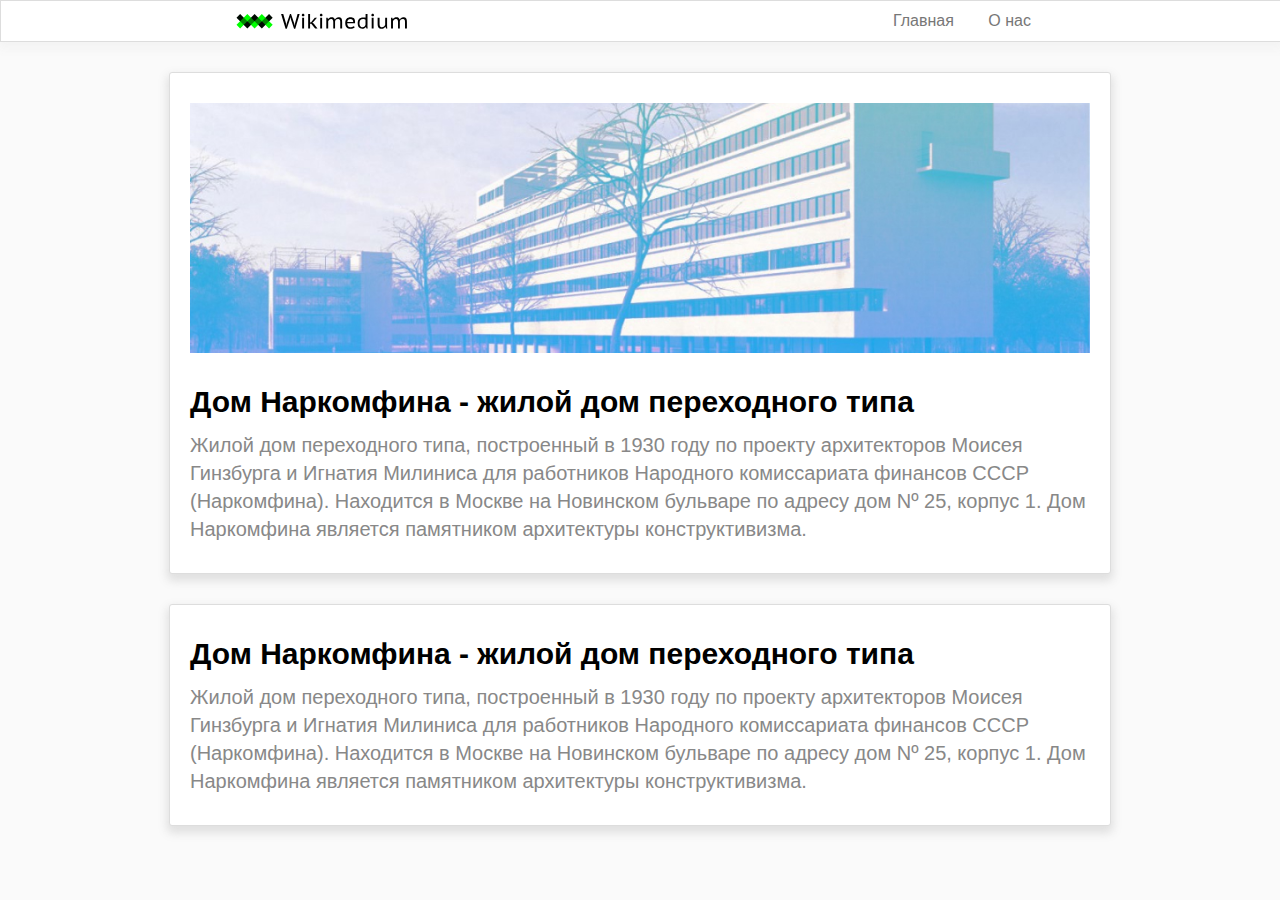
<file: index.html>
<!DOCTYPE html>
<html lang="en">

    <head>
        <meta charset="UTF-8">
        <meta property="og:title" content="Wikimedium" />
        <meta property="og:description" content="Разработан для изучения основ веб-вёрстки, языка гипертекстовой разметки 
                    HTML и каскадных таблиц стилей CSS" />
        <meta property="og:image"
            content="https://raw.githubusercontent.com/grinberg-kris/wikimedium/main/image/narkomfin.jpg" />
        <meta property="og:type" content="profile" />
        <meta property="og:url" content="https://grinberg-kris.github.io/wikimedium/index.html" />
        <meta name="viewport" content="width=device-width, initial-scale=1.0">
        <title>Wikimedium</title>
        <link rel="stylesheet" href="./stylesheet/reset.css">
        <link rel="stylesheet" href="./stylesheet/first.css">
        <link rel="icon" type="image/x-icon" href="image/favicon.ico" />
        <link rel="icon" type="image/png" href="image/favicon.png" />
        <script src="./javascript/jquery-3.7.1.js" charset="utf-8"></script>
        <style>
        @media screen and (max-width: 767px) and (orientation: portrait){
            body {
                background-color: white;
            }
        }
        </style>
    </head>
    <body>
        <!-- шапка сайта -->
        <nav class="menubar" id="menu">
            <img src="./image/logo.svg" alt="логотип викимедиум">
            <ul>
                <li><a href="./index.html">Главная</a></li>
                <li><a href="./about.html">О нас</a></li>
            </ul>
        </nav>

        <!-- основное содержимое -->
        <main>
            <div class="index-item">
                <img src="image/narkomfin.jpg" alt="Обложка статьи">
                <h1>Дом Наркомфина - жилой дом переходного типа</h1>
                <p>Жилой дом переходного типа, построенный в 1930 году по проекту архитекторов Моисея Гинзбурга и Игнатия Милиниса для работников Народного комиссариата финансов СССР (Наркомфина). Находится в Москве на Новинском бульваре по адресу дом Nº 25, корпус 1. Дом Наркомфина является памятником архитектуры
                конструктивизма.</p>
                <a href="narkomfino.html"></a>
            </div>
            <div class="index-item">
                <h1>Дом Наркомфина - жилой дом переходного типа</h1>
                <p>Жилой дом переходного типа, построенный в 1930 году по проекту архитекторов Моисея Гинзбурга и Игнатия Милиниса для
                работников Народного комиссариата финансов СССР (Наркомфина). Находится в Москве на Новинском бульваре по адресу дом Nº
                25, корпус 1. Дом Наркомфина является памятником архитектуры
                конструктивизма.</p>
                <a href="narkomfino.html"></a>
            </div>
        </main>
    </body>
</html>
</file>
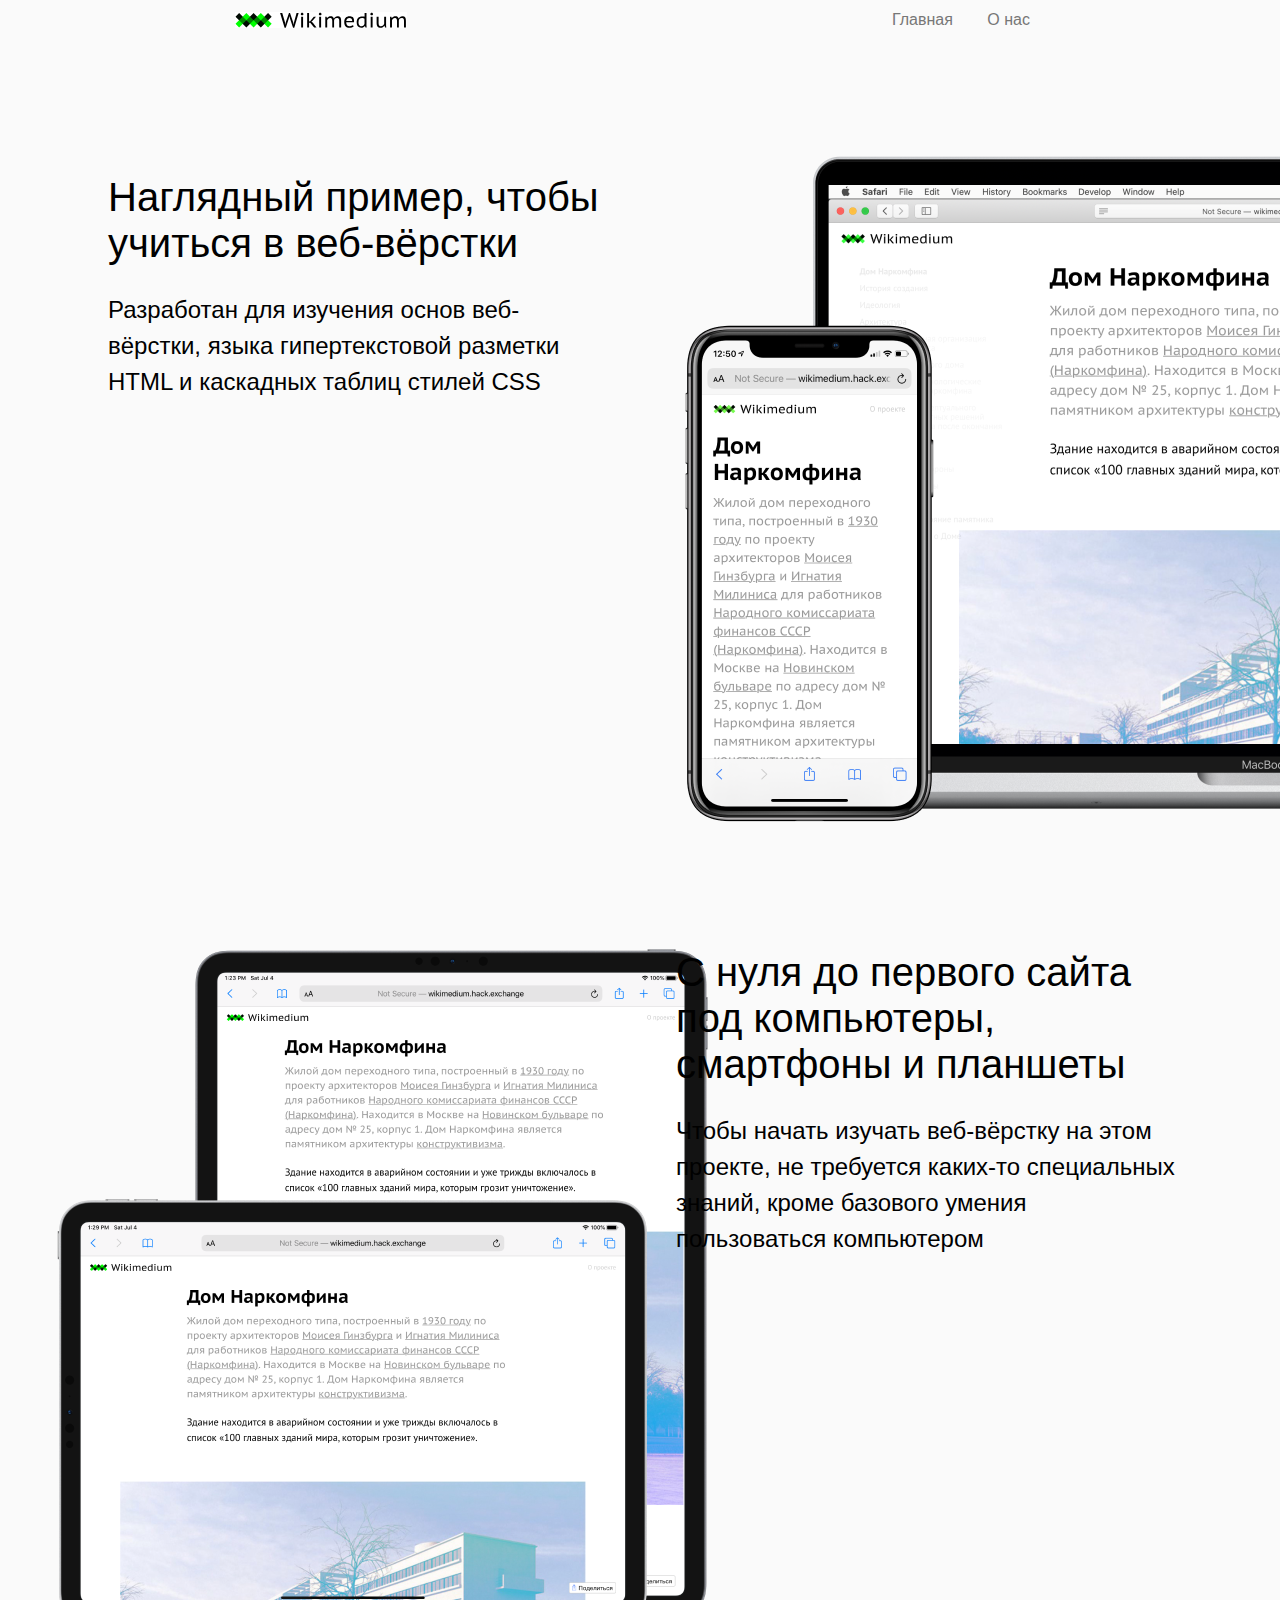
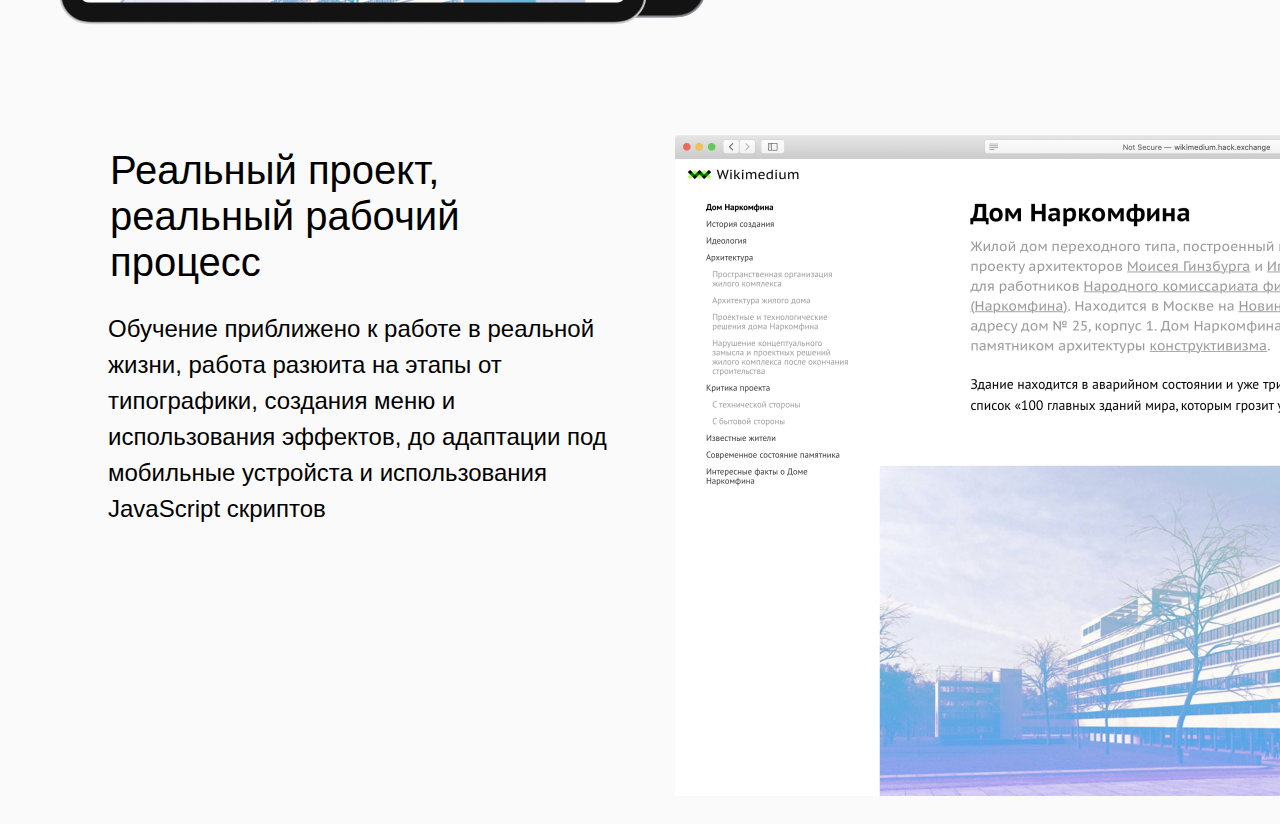
<file: about.html>
<!DOCTYPE html>
<html lang="ru">
<head>
    <meta charset="UTF-8">
    <meta name="viewport" content="width=device-width, initial-scale=1.0">
    <title>О проекте</title>
    <link rel="stylesheet" href="./stylesheet/first.css">
    <link rel="icon" type="image/x-icon" href="image/favicon.ico" />
    <link rel="icon" type="image/png" href="image/favicon.png" />
    <!-- <style>
        html {
            background: grey;
            display: block;
            height: 3120px;
        }
        body {
            width: 1440px;
            background-color: white;
            display: block;
            margin: 0 auto;
            position: relative;
        }
        body::after {
            position: absolute;
            top: 0;
            left: 0;
            width: 100%;
            height: 3120px;
            content: '';
            /* background: url(image/1440.png);
            opacity: 0.2; */
        }
        
    </style> -->
</head>
<body>
    <!-- шапка сайта -->
    <nav class="menubar">
        <img src="./image/logo.svg" alt="логотип викимедиум">
        <ul>
            <li><a href="index.html">Главная</a></li>
            <li><a href="about.html">О нас</a></li>
        </ul>
    </nav>
    <!-- контент -->
    <section>
        <div>
            <h1>
                Наглядный пример, чтобы учиться в веб-вёрстки
            </h1>
            <p>
                Разработан для изучения основ веб-вёрстки, языка гипертекстовой разметки 
                HTML и каскадных таблиц стилей CSS
            </p>
        </div>
        <div>
            <img id="kartin" src="image/about1.png" alt="мокапы macbook и iphone дома наркомфина">
        </div>
    </section>

    <section>
        <div>
            <img src="image/about2.png" alt="мокапы macbook и iphone дома наркомфина">
        </div>
        <div>
            <h1>
                С нуля до первого сайта под компьютеры, смартфоны и планшеты
            </h1>
            <p>
                Чтобы начать изучать веб-вёрстку на этом проекте, не требуется каких-то специальных знаний, 
                кроме базового умения пользоваться компьютером
            </p>
        </div>
    </section>

    <section>
        <div>
            <h1>
                Реальный проект, реальный рабочий процесс
            </h1>
            <p>
                Обучение приближено к работе в реальной жизни, работа разюита на этапы от типографики, 
                создания меню и использования эффектов, до адаптации под мобильные устройста и использования 
                JavaScript скриптов
            </p>
        </div>
        <div>
            <img src="image/about3.png" alt="скрины десктопной версии из браузеров">
        </div>
    </section>

</body>
</html>
</file>
<file: stylesheet/first.css>
@import url(reset.css);
@import url(layout.css);
@import url(sidebar.css);
@import url(menubar.css);
@import url(about.css);
@import url(index.css);
@import url(responsive.css);
</file>
